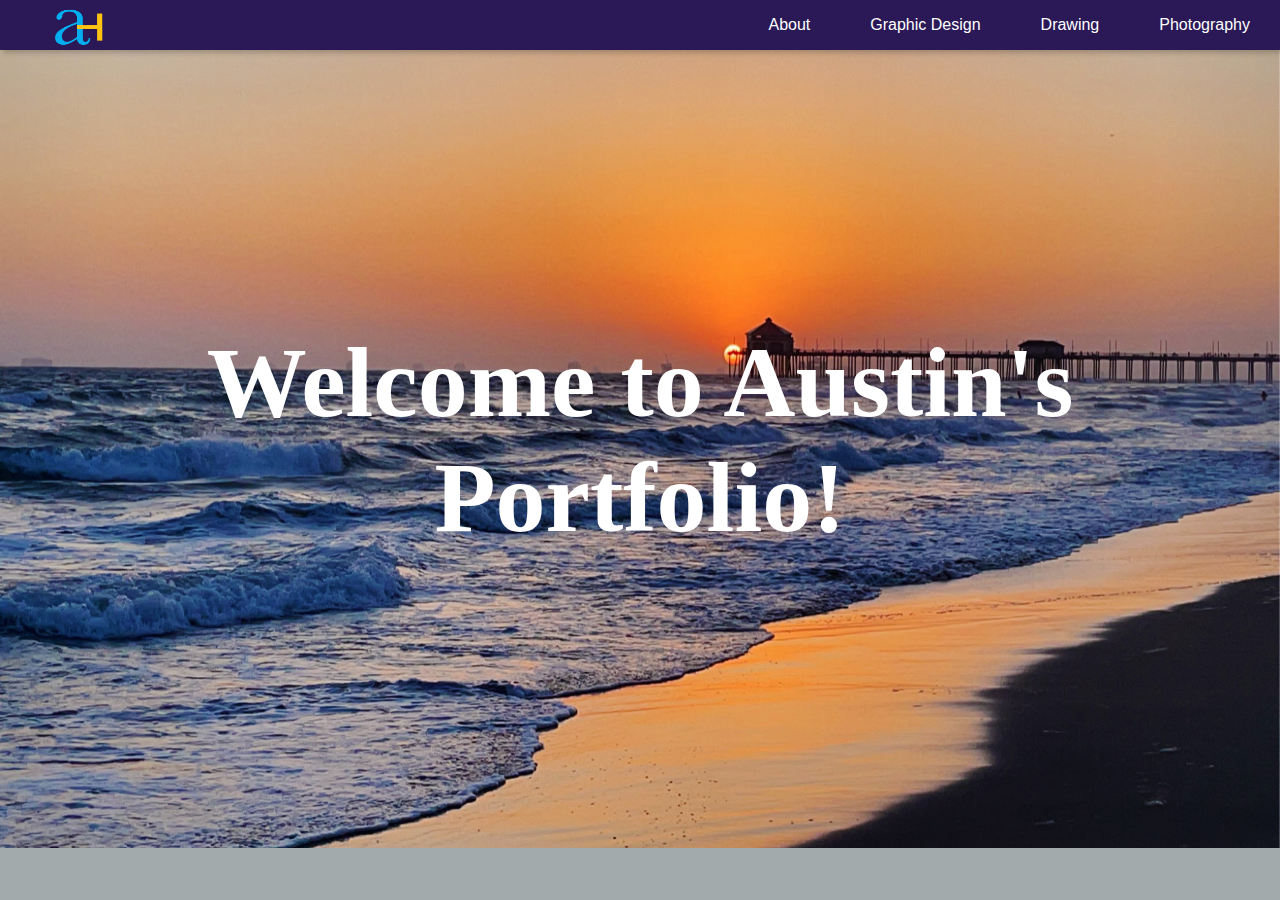
<file: index.html>
<!DOCTYPE html>
<html lang="en">
<head>
    <meta charset="UTF-8">
    <meta name="viewport" content="width=device-width, initial-scale=1.0">
    <link rel="stylesheet" href="css/styles.css">
    <title>Austin's Project 1</title>
    <link rel="preconnect" href="https://fonts.googleapis.com">
    <link rel="preconnect" href="https://fonts.gstatic.com" crossorigin>
    <link href="https://fonts.googleapis.com/css2?family=PT+Serif:ital,wght@0,400;0,700;1,400;1,700&display=swap" rel="stylesheet">
</head>
<body id="BG">

    <nav>
        <ul>
            <li><a class="logo" href="./index.html">
                <div>
                <img src="images/logo.png" alt="logo" class="AHLogo">
                </div></a>
            </li>
            <li><a href="./about_me.html">About</a></li>
            <li><a href="./graphic_design.html">Graphic Design</a></li>
            <li><a href="./drawing.html">Drawing</a></li>
            <li><a href="./photography.html">Photography</a></li>
        </ul>
    </nav>

<section>
<h1 class="Introduction">Welcome to Austin's Portfolio!</h1>
</section>

</body>
</html>
</file>
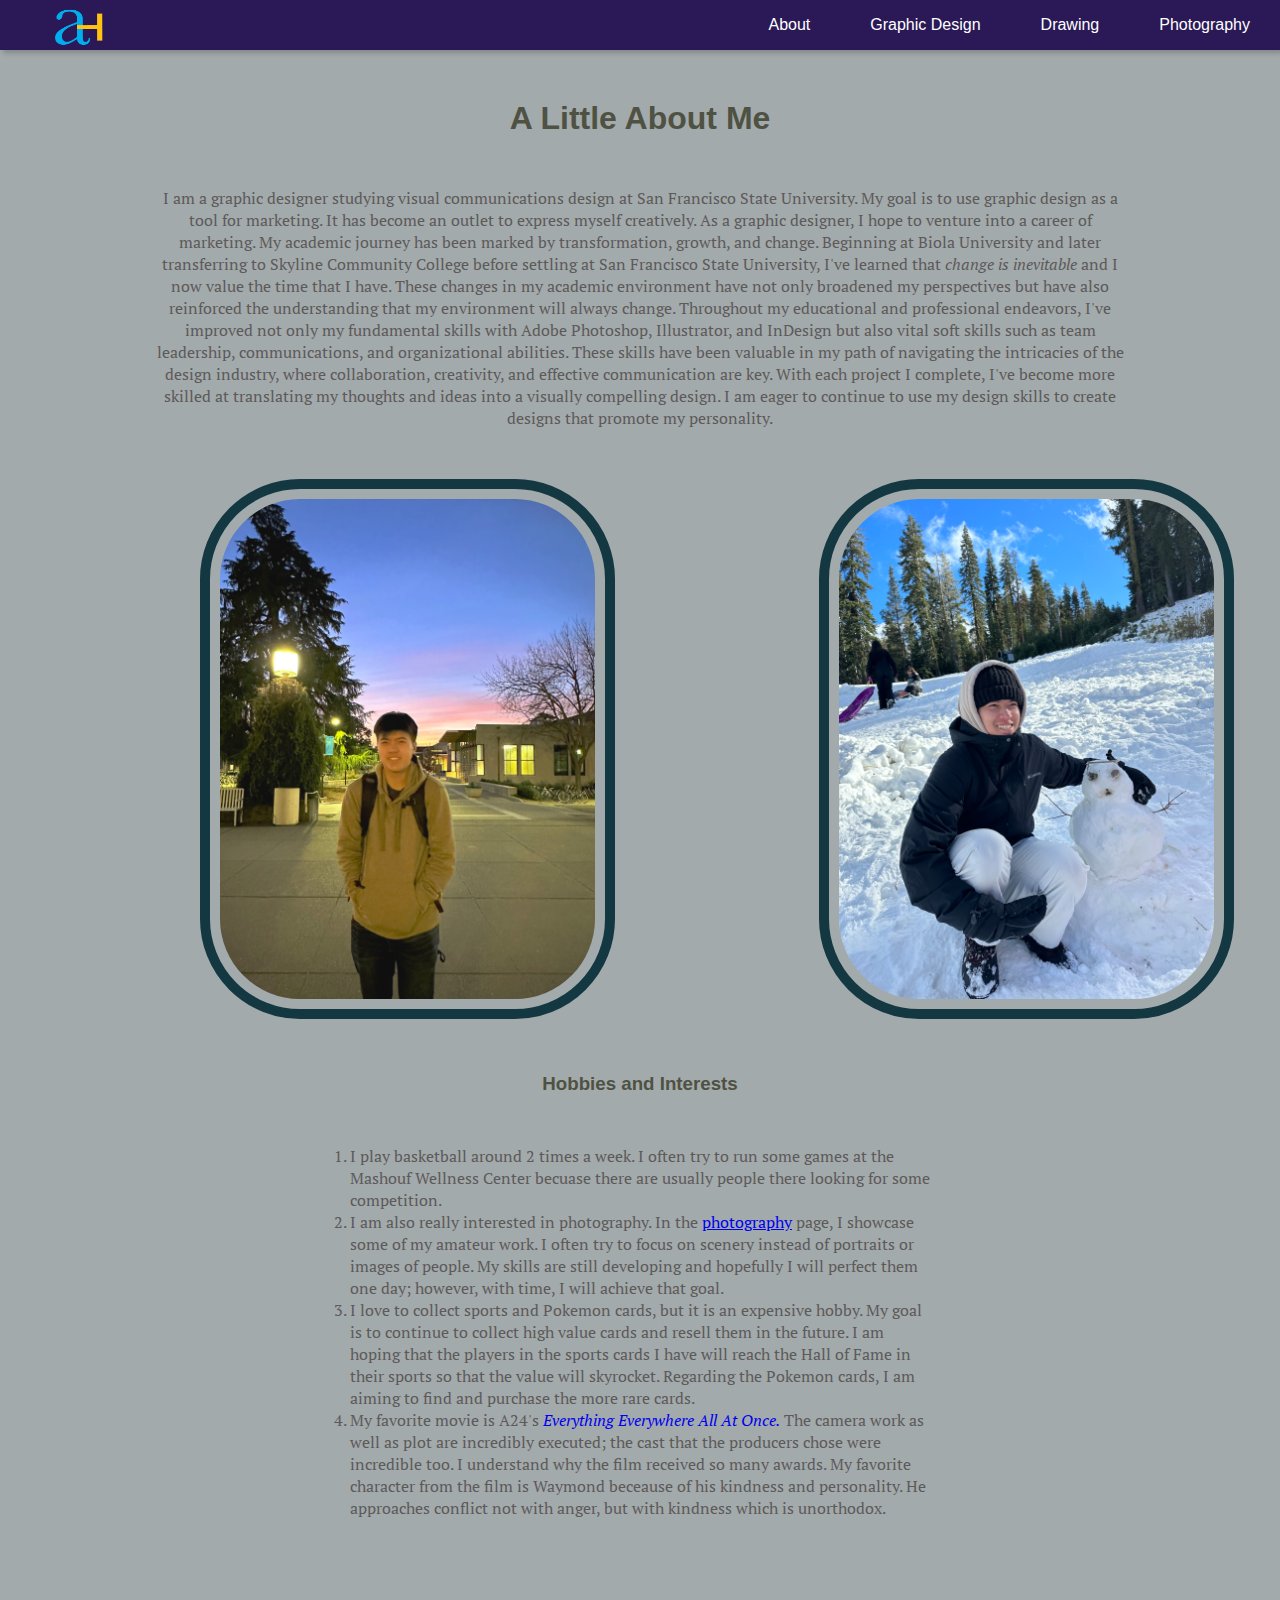
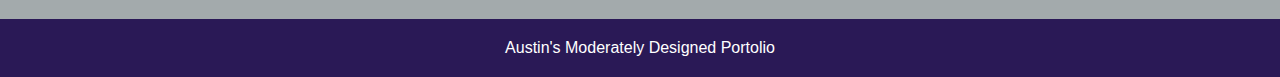
<file: about_me.html>
<!DOCTYPE html>
<html lang="en">
<head>
    <meta charset="UTF-8">
    <meta name="viewport" content="width=device-width, initial-scale=1.0">
    <link rel="stylesheet" href="css/styles.css"> 
    <title>Austin's Project 1</title>
    <link rel="preconnect" href="https://fonts.googleapis.com">
    <link rel="preconnect" href="https://fonts.gstatic.com" crossorigin>
    <link href="https://fonts.googleapis.com/css2?family=PT+Serif:ital,wght@0,400;0,700;1,400;1,700&display=swap" rel="stylesheet">
</head>
<body>

<main>
<header>
    <nav>
        <ul>
            <li><a class="logo" href="./index.html">
                <div>
                <img src="images/logo.png" alt="logo" class="AHLogo">
                </div></a>
            </li>
            <li><a href="./about_me.html">About</a></li>
            <li><a href="./graphic_design.html">Graphic Design</a></li>
            <li><a href="./drawing.html">Drawing</a></li>
            <li><a href="./photography.html">Photography</a></li>
        </ul>
    </nav>
</header>
</main>

<section>
    <h1>
        A Little About Me
    </h1>
</section>

<div class="IntroParagraph">
    <p>I am a graphic designer studying visual communications design at San Francisco State University. My goal is to use graphic design as a tool for marketing. It has become an outlet to express myself creatively. As a graphic designer, I hope to venture into a career of marketing. My academic journey has been marked by transformation, growth, and change. Beginning at Biola University and later transferring to Skyline Community College before settling at San Francisco State University, I've learned that <em>change is inevitable</em> and I now value the time that I have. These changes in my academic environment have not only broadened my perspectives but have also reinforced the understanding that my environment will always change. Throughout my educational and professional endeavors, I've improved not only my fundamental skills with Adobe Photoshop, Illustrator, and InDesign but also vital soft skills such as team leadership, communications, and organizational abilities. These skills have been valuable in my path of navigating the intricacies of the design industry, where collaboration, creativity, and effective communication are key. With each project I complete, I've become more skilled at translating my thoughts and ideas into a visually compelling design. I am eager to continue to use my design skills to create designs that promote my personality.</p>
</div>

<section>
    <img class="me" src="images/me.jpg" alt="PFP of me" height="500px" weight="500px">
    <img class="me" src="images/Snow.jpg" alt="Reno Pic" height="500px" weight="500px">
</section>

<section>
    <h3> Hobbies and Interests</h3>
</section>

<section class="aboutlist">
    <ol>
        <li>I play basketball around 2 times a week. I often try to run some games at the Mashouf Wellness Center becuase there are usually people there looking for some competition. </li>
        <li>I am also really interested in photography. In the <a href="./photography.html">photography</a> page, I showcase some of my amateur work. I often try to focus on scenery instead of portraits or images of people. My skills are still developing and hopefully I will perfect them one day; however, with time, I will achieve that goal.</li>
        <li>I love to collect sports and Pokemon cards, but it is an expensive hobby. My goal is to continue to collect high value cards and resell them in the future. I am hoping that the players in the sports cards I have will reach the Hall of Fame in their sports so that the value will skyrocket. Regarding the Pokemon cards, I am aiming to find and purchase the more rare cards.</li>
        <li>My favorite movie is A24's <a class="VidLink" href="https://youtu.be/wxN1T1uxQ2g?si=C900j75HzCtZErnw" target="_blank"><em>Everything Everywhere All At Once.</em></a>
        </a>The camera work as well as plot are incredibly executed; the cast that the producers chose were incredible too. I understand why the film received so many awards. My favorite character from the film is Waymond beceause of his kindness and personality. He approaches conflict not with anger, but with kindness which is unorthodox.
        </li>
    </ol>
</section>

<section>
    <footer>
        Austin's Moderately Designed Portolio
    </footer>
</section>

</body>
</html>
</file>
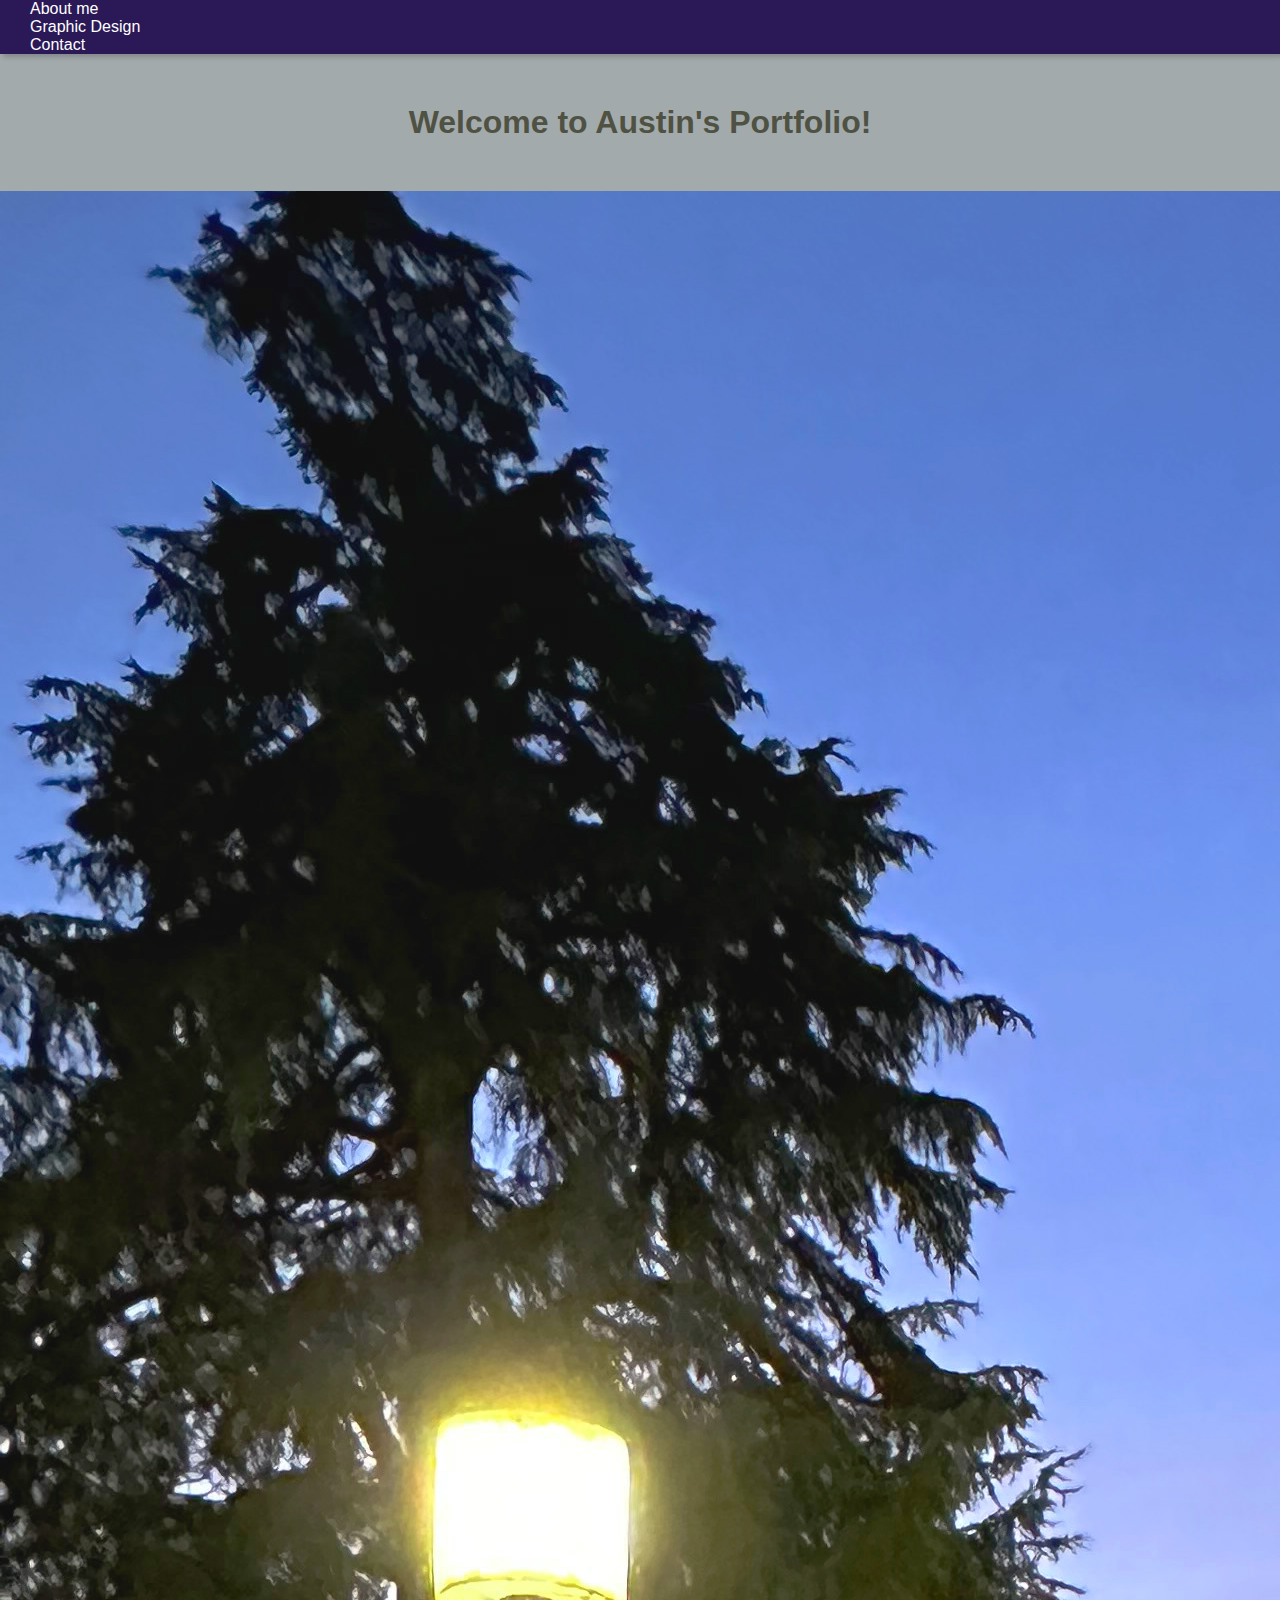
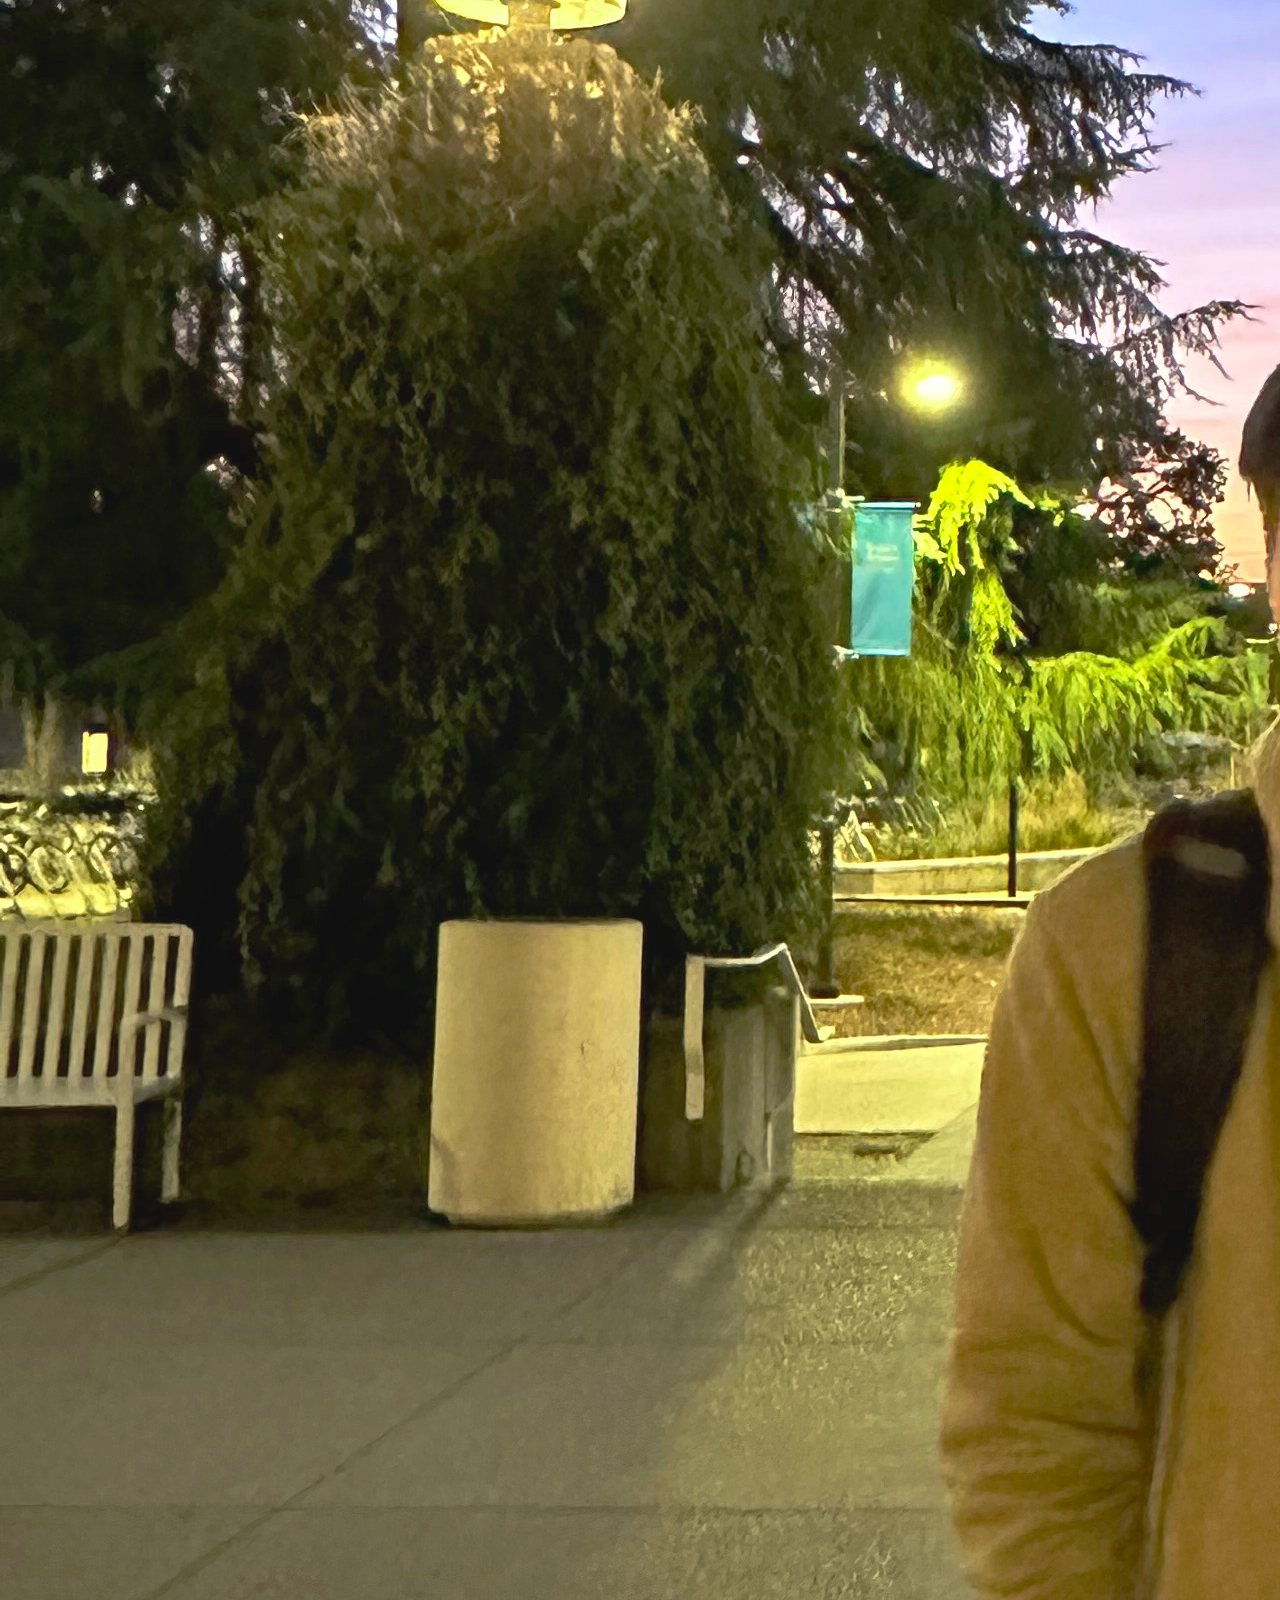
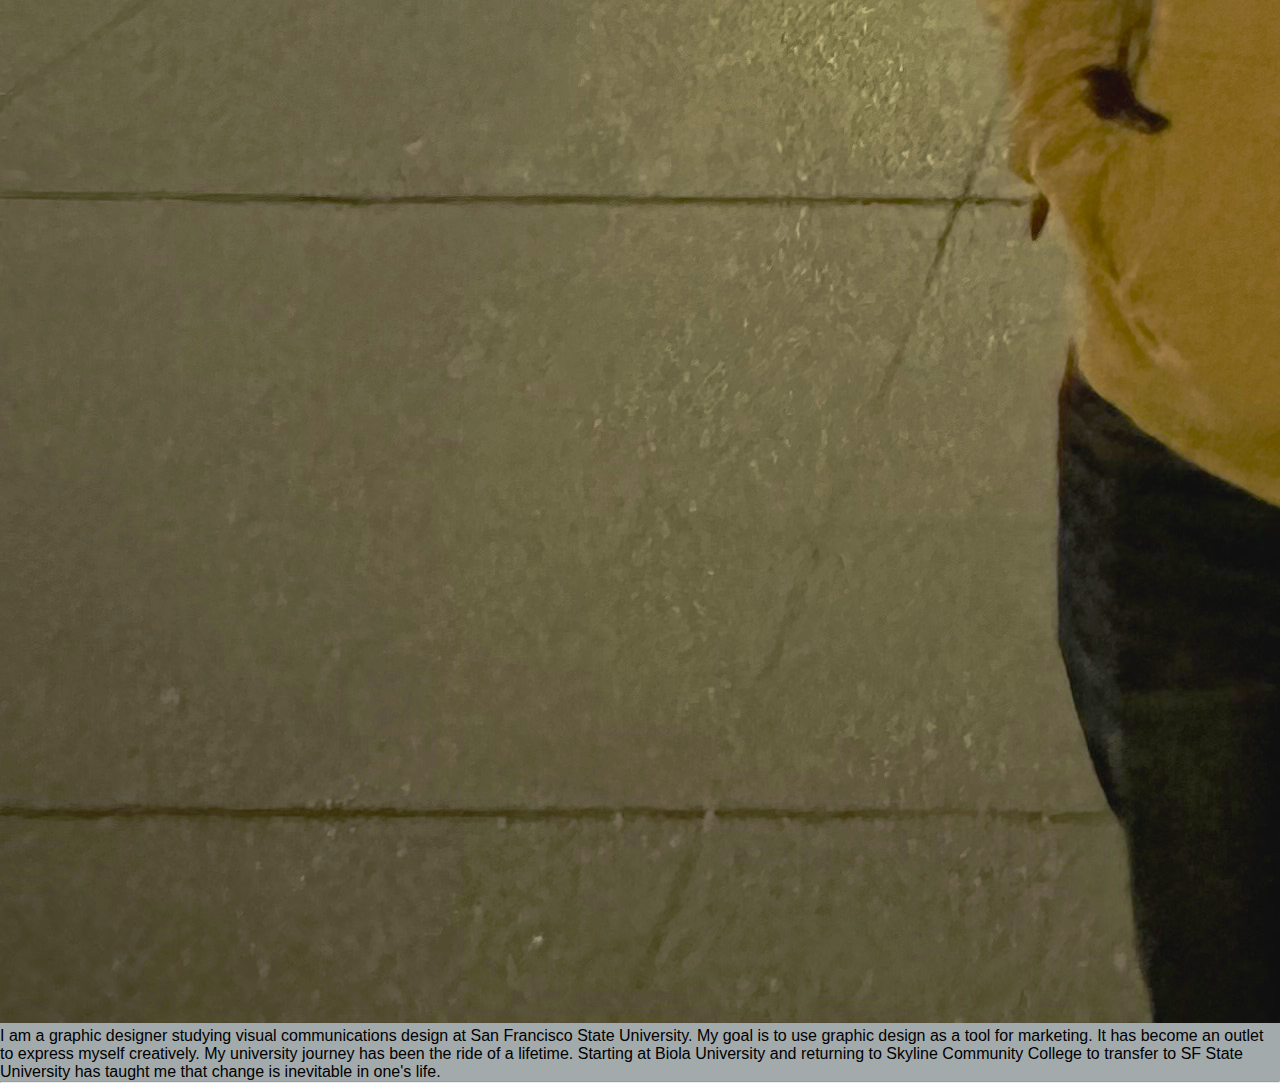
<file: home.html>
<!DOCTYPE html>
<html lang="en">
<head>
    <meta charset="UTF-8">
    <meta name="viewport" content="width=device-width, initial-scale=1.0">
    <link rel="stylesheet" href="css/styles.css">
    <title>Austin's Project 1</title>
</head>

<body>
<header>
    <nav>
        <a href="./about.html">About me</a>
        <a href="./graphic_design.html">Graphic Design</a>
        <a href="./contact.html">Contact</a>
    </nav>
</header>




<h1>Welcome to Austin's Portfolio!</h1>


<section>
<img src="images/About_Me_Image.jpg" alt="Austin Profile Picture" class="center">
<p>
    I am a graphic designer studying visual communications design at San Francisco State University. My goal is to use graphic design as a tool for marketing. It has become an outlet to express myself creatively. My university journey has been the ride of a lifetime. Starting at Biola University and returning to Skyline Community College to transfer to SF State University has taught me that change is inevitable in one's life.  
</p>
<hr>
</section>




</body>
</html>
</file>
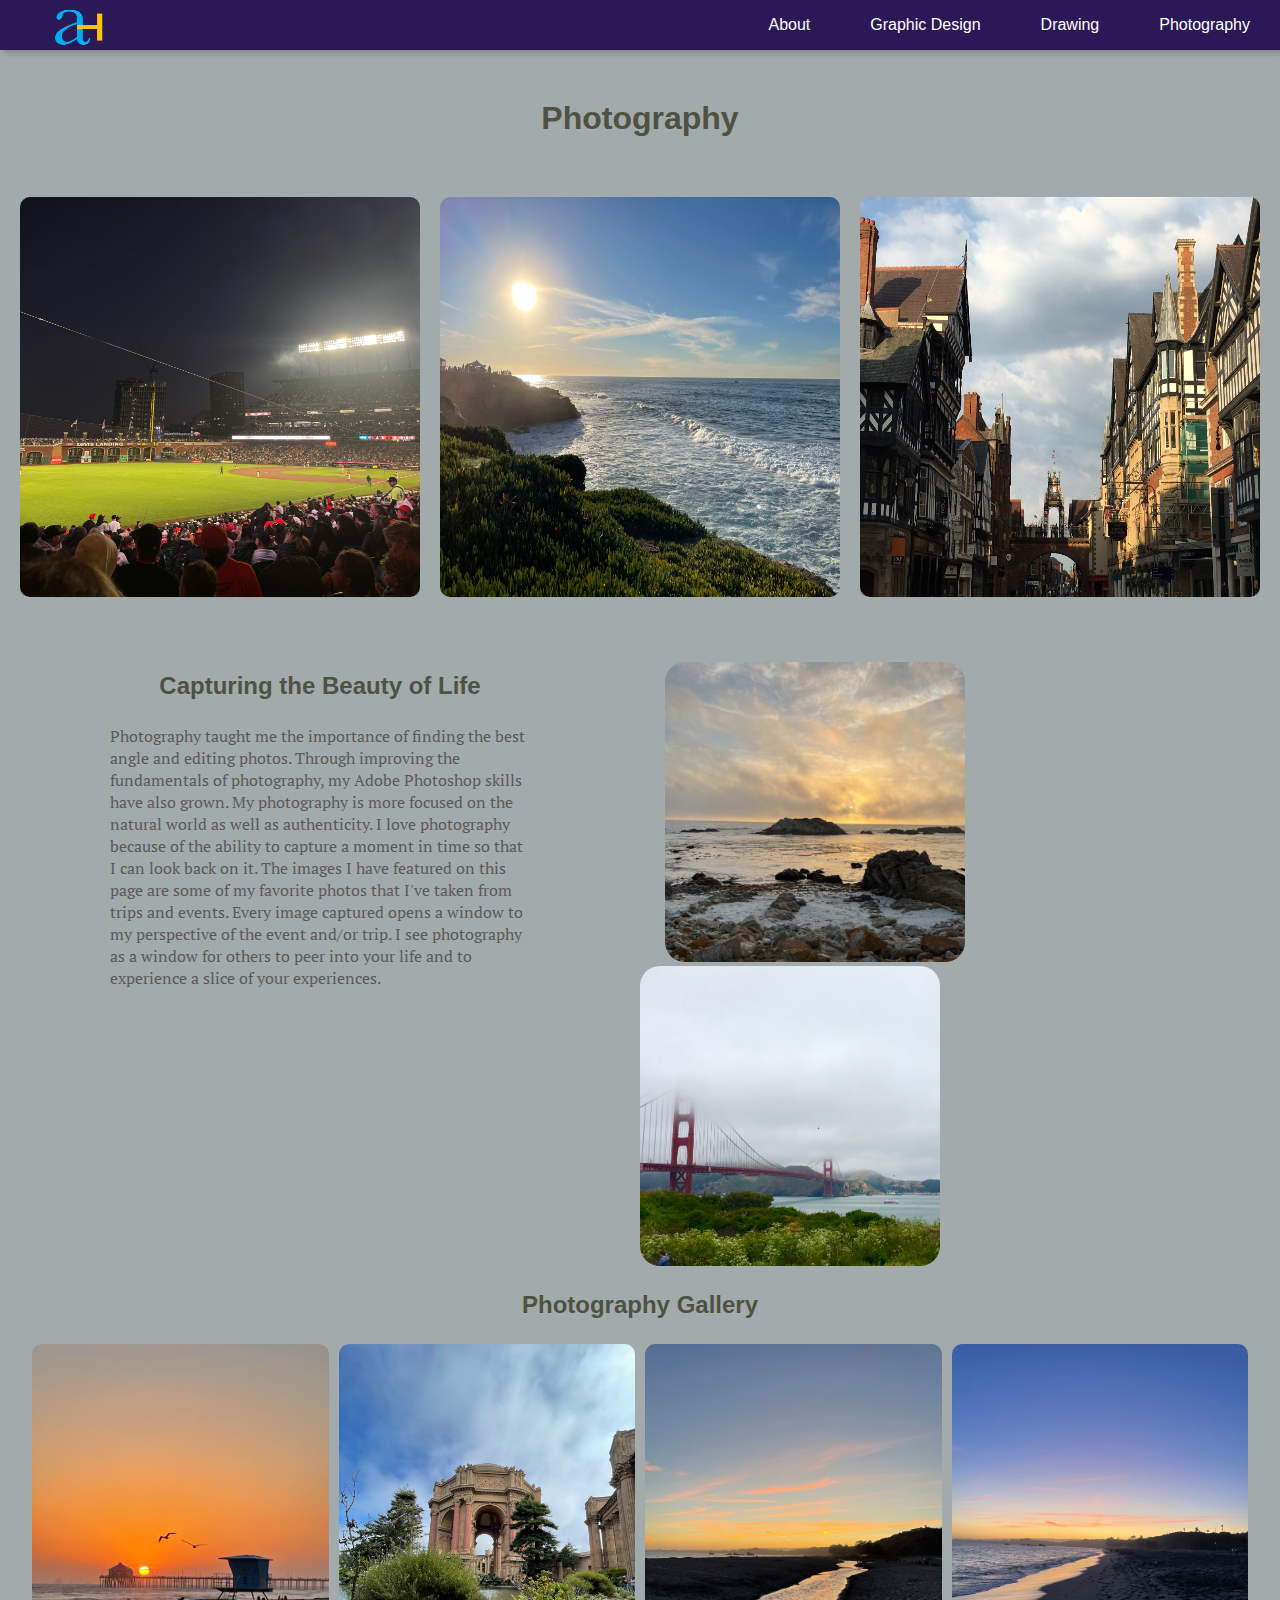
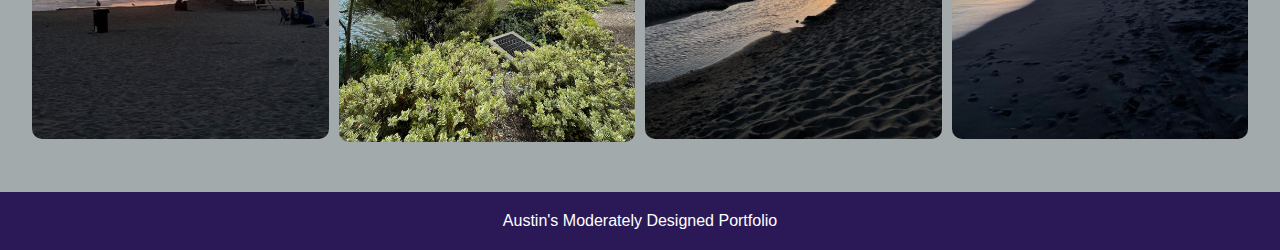
<file: photography.html>
<!DOCTYPE html>
<html lang="en">
<head>
    <meta charset="UTF-8">
    <meta name="viewport" content="width=device-width, initial-scale=1.0">
    <link rel="stylesheet" href="css/styles.css">
    <title>Austin's Project 1</title>
    <link rel="preconnect" href="https://fonts.googleapis.com">
    <link rel="preconnect" href="https://fonts.gstatic.com" crossorigin>
    <link href="https://fonts.googleapis.com/css2?family=PT+Serif:ital,wght@0,400;0,700;1,400;1,700&display=swap" rel="stylesheet">
</head>
<body>
    <header>
        <nav>
            <ul>
                <li><a class="logo" href="./index.html">
                    <div>
                    <img src="images/logo.png" alt="logo" class="AHLogo">
                    </div></a>
                </li>
                <li><a href="./about_me.html">About</a></li>
                <li><a href="./graphic_design.html">Graphic Design</a></li>
                <li><a href="./drawing.html">Drawing</a></li>
                <li><a href="./photography.html">Photography</a></li>
            </ul>
        </nav>
    </header>

<section>
    <h1>
        Photography
    </h1>
</section>

<div class="photographytrio">
        <img src="images/Giants.jpg" alt="Giants" width="400px" height="400px">
        <img src="images/sd.jpg" alt="San Diego, CA" width="400px" height="400px">
        <img src="images/england.JPG" alt="Chester,England" width="400px" height="400px">
</div>

<div class="photographycontainer">
    <div class="photographycolumn1">
        <div class="photographytext1">
            <h2>
                Capturing the Beauty of Life
            </h2>
           <p class="pt-serif-regular">Photography taught me the importance of finding the best angle and editing photos. Through improving the fundamentals of photography, my Adobe Photoshop skills have also grown. My photography is more focused on the natural world as well as authenticity. I love photography because of the ability to capture a moment in time so that I can look back on it. The images I have featured on this page are some of my favorite photos that I've taken from trips and events. Every image captured opens a window to my perspective of the event and/or trip. I see photography as a window for others to peer into your life and to experience a slice of your experiences. </p>
        </div>
    </div>
    <div class="photographycolumn2">
        <img class="milebeach" src="images/17mile.jpg" alt="17mile" height="300px" width="300px">
        <img class="goldenbridge" src="images/ggb.jpg" alt="Golden Gate Bridge" width="300px" height="300px">
    </div>
</div>

<section>
    <h2>
        Photography Gallery
    </h2>
</section>
<div class="photographygallery">
    <div class="photographygalphotos">
        <img src="images/hb.jpg" alt="Huntington Beach Sunset" width="400px" height="400px">
        <img src="images/pofa.png" alt="Palace of Fine Arts" width="400px" height="400px">
        <img src="images/scsunset.jpg" alt="Santa Cruz Sunset" width="400px" height="400px">
        <img src="images/scsunset2.jpg" alt="Santa Cruz Sunset2" width="400px" height="400px">
    </div>
</div>

<section>
    <footer>
        Austin's Moderately Designed Portfolio
    </footer>
</section>

</body>
</html>
</file>
<file: css/styles.css>
*{
    margin: 0;
    padding: 0;
}

body{
    background-color:rgb(163, 170, 172);
    font-family:Arial, Helvetica, sans-serif;
}

#BG{
  background-image: url(/images/beach.jpg);
  background-size: 100% 150%;
  background-repeat: no-repeat;
}

/* NAV */
nav {
  background-color: rgb(42, 25, 86);
  box-shadow: 3px 3px 5px rgba(0, 0, 0, 0.2);
  position: sticky;
}
nav ul {
  width: 100%;
  list-style: none;
  display: flex;
  justify-content: flex-end;
  align-items: center;
}

nav li {
  height: 50px;
}
nav a {
  height: 100%;
  padding: 0 30px;
  text-decoration: none;
  display: flex;
  align-items: center;
  color: #ffffff;
}
.AHLogo{
  position: relative;
  width: 100px;
  height: 100px;
}

nav li #active{
  background-color:orange;
  color:red;
}

nav li:first-child {
  margin-right: auto;
}
nav li:first-child a {
  color: #fff;
  font-weight: 800;
}

  
/* GD Columns */
.parent {
  display: grid;
  grid-template-columns: repeat(2, 1fr);
  gap: 0px;
}

.column1 {
  margin-top: 25px;
  margin-left: 50px;
}

.column2 {
  margin-top: 25px;
  margin-right: 50px;
  margin-bottom: 25px;
}

/*Drawing Columns*/
.drawingparent {
  display: grid;
  grid-template-columns: repeat(2, 1fr);
  gap: 0px;
}

.drawingcolumn1 {
  margin-top: 25px;
  margin-left: 50px;
}

.drawingcolumn2 {
  margin-top: 25px;
  margin-right: 50px;
  margin-bottom: 25px;
}

/*Photography Columns*/

.photographycontainer{
  display: grid;
  grid-template-columns: repeat(2, 1fr);
  gap: 0px;
}

.photographycolumn1 {
  margin-top: 25px;
  margin-left: 50px;
}

.photographycolumn2 {
  margin-top: 25px;
  margin-right: 50px;
  margin-bottom: 25px;
}

/*Home Page CSS*/
.Introduction{
  margin-bottom: 10px;
  margin-top: 275px;
  text-align: center;
  color: white;
  margin-left: 50px;
  margin-right: 50px;
  font-size: 100px;
  font-family: Georgia, 'Times New Roman', Times, serif
}

/*About Me CSS*/

.IntroParagraph{
  color: rgb(93, 90, 90);
  justify-content: center;
  text-align: center;
  margin-left: 150px;
  margin-right: 150px;
  margin-bottom: 50px;
  font-family: "PT Serif", serif;
  font-weight: 400;
  font-style: normal;
}

.me{
  margin-left: 200px;
  border: solid;
  border-color:rgb(20, 56, 66);
  border-width: 10px;
  border-radius: 10px;
  padding: 10px;
  border-radius: 100px;
}

.aboutlist{
  margin-left: 350px;
  margin-right: 350px;
  margin-bottom: 100px;
  color: rgb(93, 90, 90);
  font-family: "PT Serif", serif;
  font-weight: 400;
  font-style: normal;
}

.VidLink{
  text-decoration: none;
}

h3{
  color: rgb(79, 82, 67);
  justify-content: center;
  text-align: center;
  margin-left: 150px;
  margin-right: 150px;
  margin-bottom: 50px;
  margin-top: 50px;
}

/*Graphic Design CSS*/

.album{
  object-fit: cover;
  object-position: 80% 100%;
  margin-left: 50px;
  border-radius: 20px;
  margin-bottom: 20px;
}
.Book3{
  object-fit: cover;
  object-position: 50% 100%;
  float: right;
  border-radius: 20px;
}

.slice1{
  object-fit: cover;
  object-position: 80% 100%;
  border-radius: 20px;
  margin-left: 25px;
}

.slice2{
  object-fit: cover;
  object-position: 80% 100%;
  border-radius: 20px;
  float: right;
  margin-right: 20px;
}

.designtrio{
  margin-left: 65px;
  padding: 10px;
  margin-bottom: 50px;  
}

.logoblack, .slicetrio2, .book2{
  padding: 10px;
  border-radius: 20px;
}


.DesignText1{
  color: rgb(93, 90, 90);
  padding: 10px;
  margin-left: 50px;
  margin-right: 100px;
}

.DesignText2{
  color: rgb(93, 90, 90);
  padding: 10px;
  margin-left: 50px;
  margin-right: 100px;
}

h2{
  text-align: center;
  padding-bottom: 25px;
  color: rgb(79, 82, 67);
  font-size:x-large;
}

#otherdesigns{
  margin-top: 50px;
}

/*Drawing CSS*/

.drawingtext2{
  margin-left: 150px;
  margin-bottom: 100px;
  margin-right: 150px;
  text-align: center;
  color: rgb(93, 90, 90);
}

.drawing1{
object-fit: cover;
object-position: 25% 50%;
border-radius: 20px;
margin-right: 10px;
}

.drawing2{
  object-fit: cover;
  object-position: 80% 100%;
  border-radius: 20px;
}
.drawing3{
  object-fit: cover;
  object-position: 25% 50%;
  border-radius: 20px;
  margin-right: 10px;
}

.drawing4{
  object-fit: cover;
  object-position: 80% 100%;
  border-radius: 20px;
}

#otherdrawings{
    margin-top: 50px;
}

.drawingtrio{
  margin-left: 65px;
  padding: 10px;
  margin-bottom: 50px;
}

.stilllife2, .sketch, .tree{
  padding: 10px;
  border-radius: 20px;
}

/*Photography CSS*/

.photographytext1{
  color: rgb(93, 90, 90);
  padding: 10px;
  margin-left: 50px;
  margin-right: 100px;
  margin-bottom: 75px;
}

.photographytrio{
  display: flex;
  justify-content: center; 
  align-items: center; 
  margin-bottom: 30px;
}

.photographytrio img{
  padding: 10px;
  border-radius: 20px;
}

.photographygallery{
  display: flex;
  justify-content: center;
  
}
.photographygalphotos {
  display: grid;
  grid-template-columns: repeat(auto-fit, minmax(200px, 1fr));
  grid-gap: 10px;
  max-width: 95%; 
  max-height: 800px;
  margin-bottom: 50px;
}

.photographygalphotos img {
  width: 100%;
  height: auto;
  border-radius: 10px;
}

.milebeach{
  object-fit: cover;
  object-position: 25% 15%;
  border-radius: 20px;
  margin-left: 25px;
}

.goldenbridge{
  object-fit: cover;
  object-position: 10% 100%;
  border-radius: 20px;
  float: left;
  margin-right: 20px;
}

/* CSS ON ALL PAGES */
h1{
  text-align: center;
  margin: 50px;
  color: rgb(79, 82, 67);
  font-size: xx-large;
}

footer{
  background-color: rgb(42, 25, 86);
  padding: 20px;
  text-align: center;
  color: white;
}


/* Miscellaneous */

.pt-serif-regular {
  font-family: "PT Serif", serif;
  font-weight: 400;
  font-style: normal;
}

.pt-serif-bold {
  font-family: "PT Serif", serif;
  font-weight: 700;
  font-style: normal;
}

.pt-serif-regular-italic {
  font-family: "PT Serif", serif;
  font-weight: 400;
  font-style: italic;
}

.pt-serif-bold-italic {
  font-family: "PT Serif", serif;
  font-weight: 700;
  font-style: italic;
}
</file>
